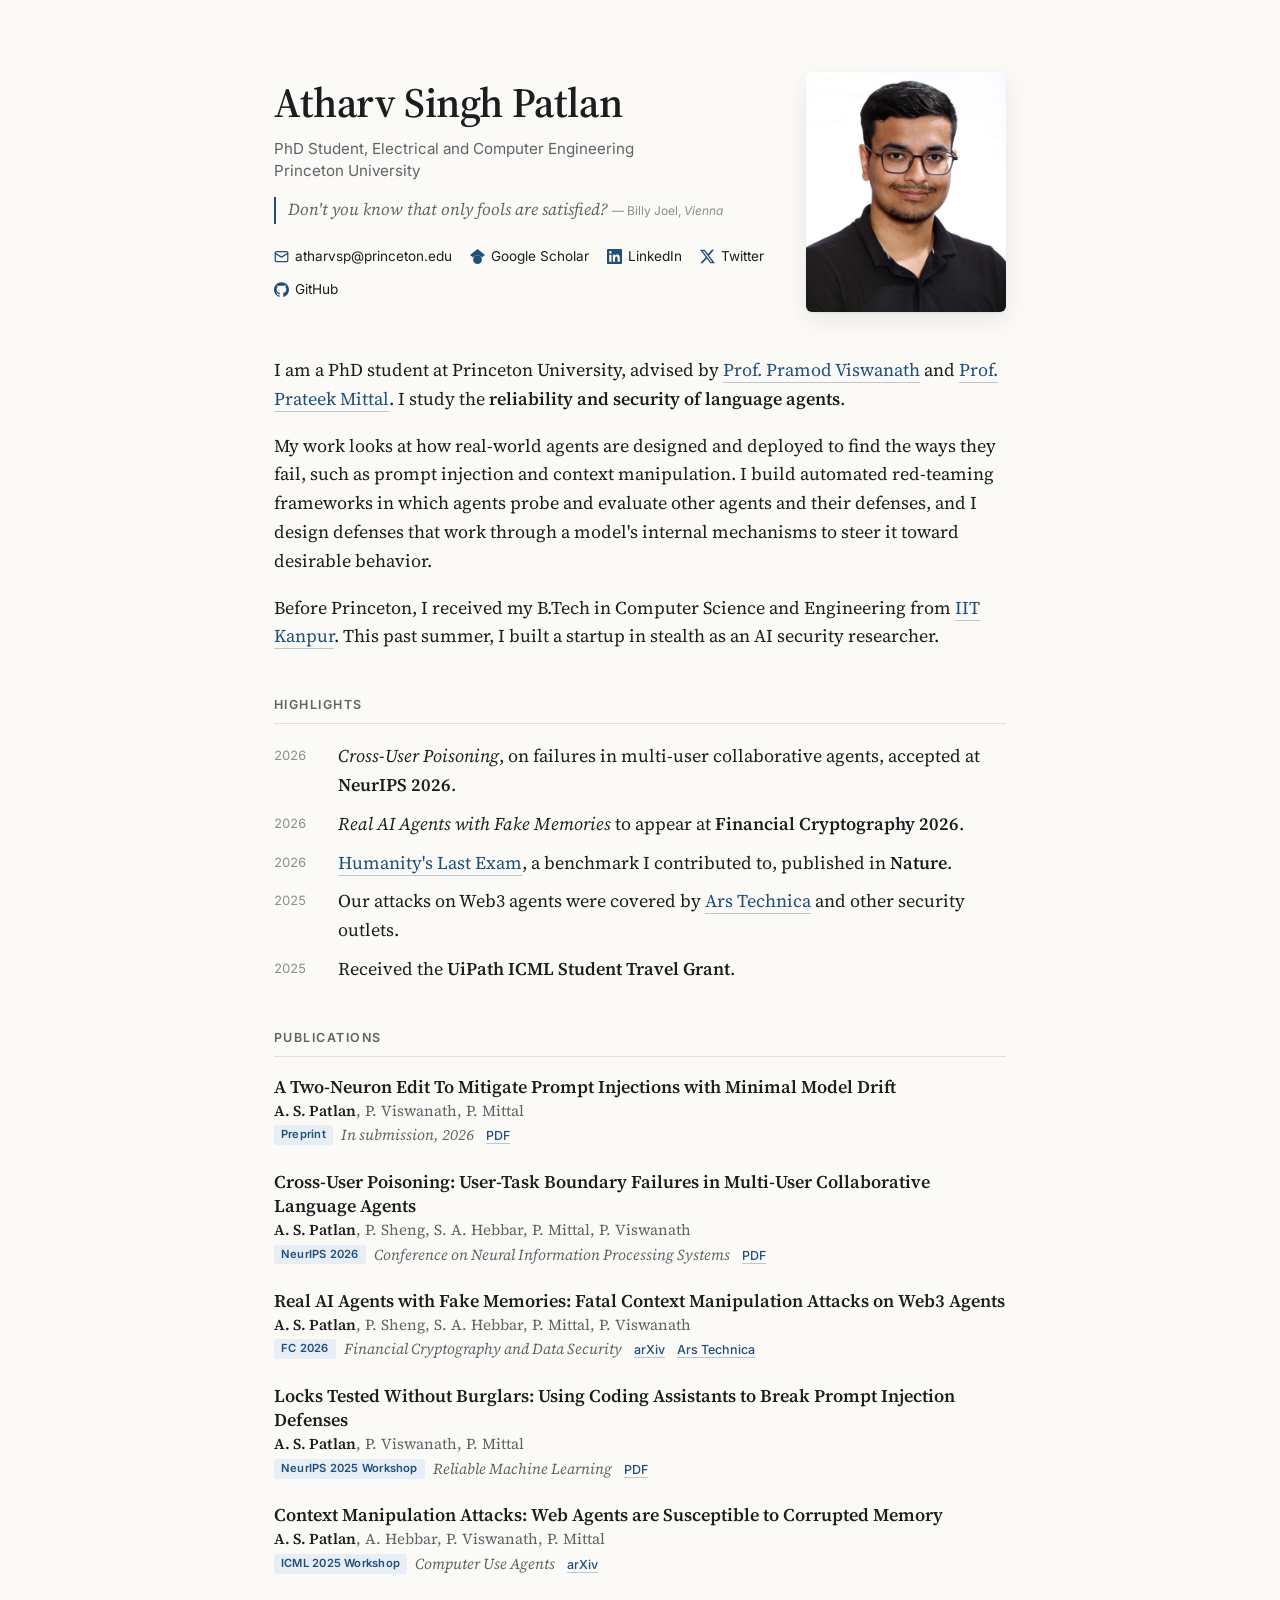
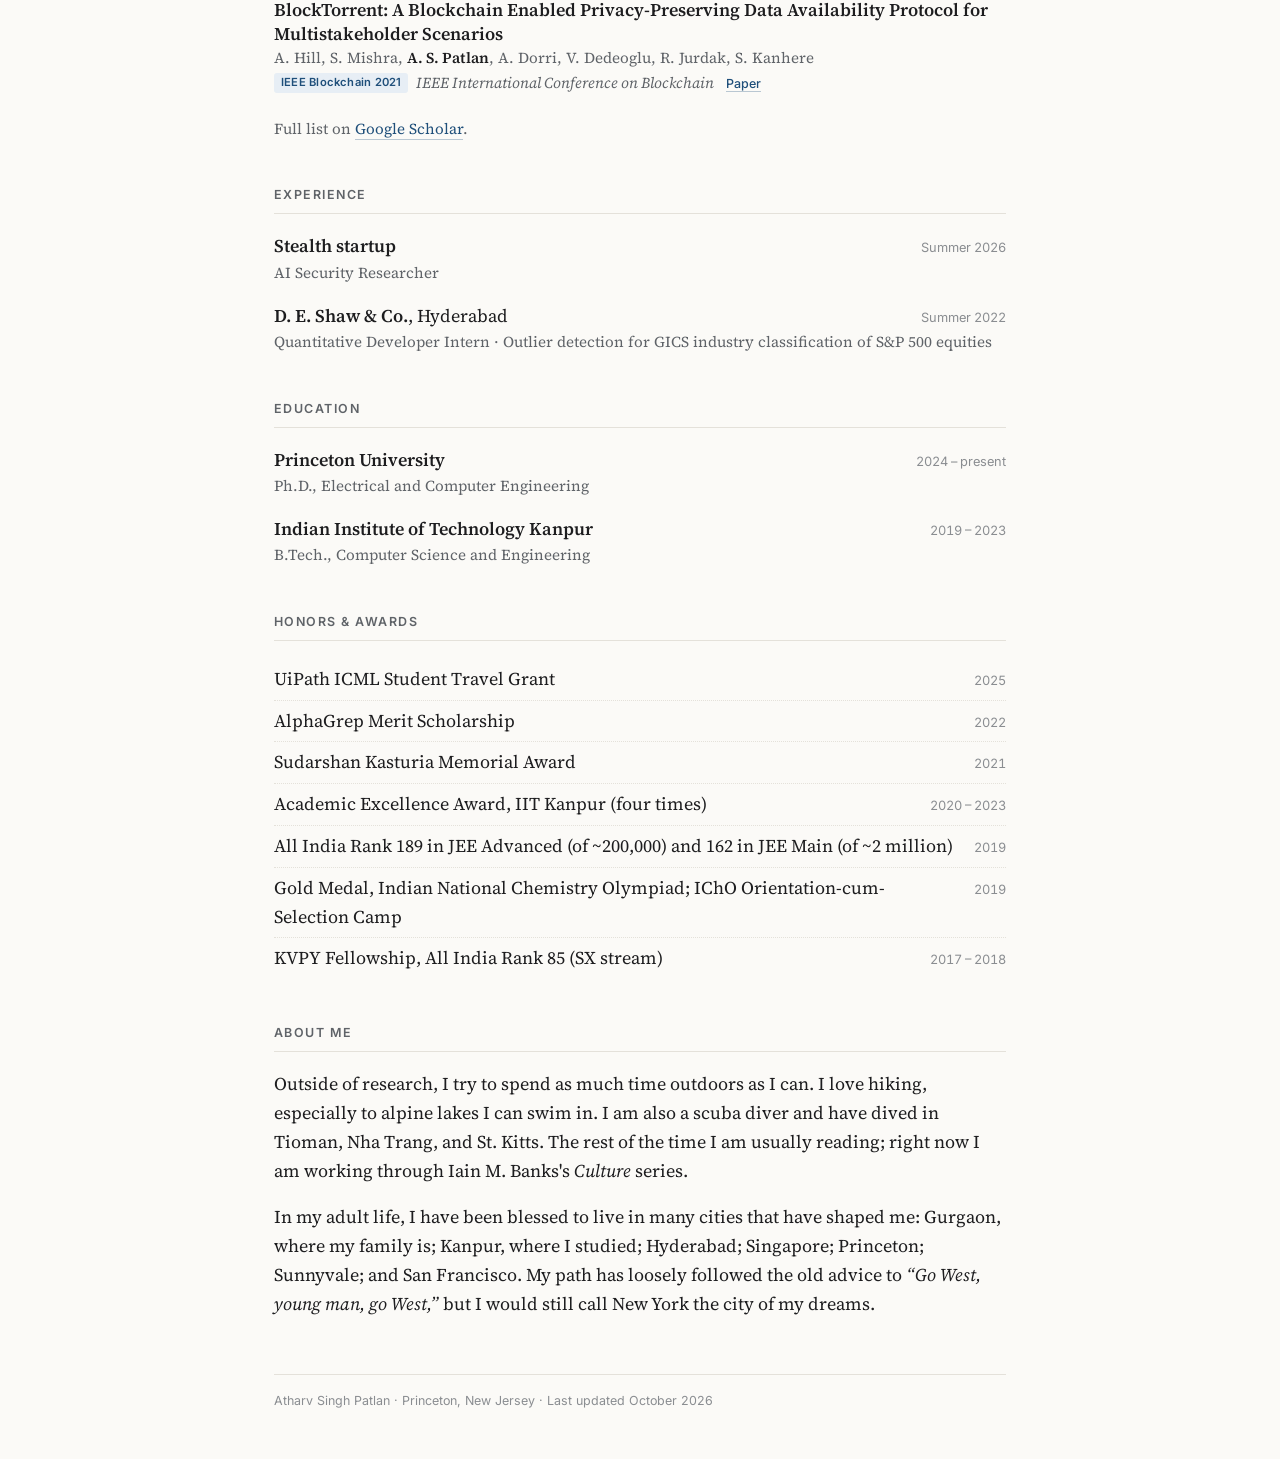
<file: index.html>
<!doctype html>
<html lang="en">
<head>
  <meta charset="utf-8">
  <meta name="viewport" content="width=device-width, initial-scale=1">
  <title>Atharv Singh Patlan</title>
  <meta name="description" content="Atharv Singh Patlan is a PhD student in Electrical and Computer Engineering at Princeton University, working on the reliability and security of language agents.">
  <meta name="author" content="Atharv Singh Patlan">
  <meta property="og:title" content="Atharv Singh Patlan">
  <meta property="og:description" content="PhD student at Princeton working on the reliability and security of language agents.">
  <meta property="og:type" content="profile">
  <meta property="og:url" content="https://athassin.github.io/">
  <meta property="og:image" content="https://athassin.github.io/assets/photo.jpg">
  <meta name="twitter:card" content="summary">
  <link rel="canonical" href="https://athassin.github.io/">
  <link rel="icon" href="assets/favicon.svg" type="image/svg+xml">
  <link rel="preconnect" href="https://fonts.googleapis.com">
  <link rel="preconnect" href="https://fonts.gstatic.com" crossorigin>
  <link href="https://fonts.googleapis.com/css2?family=Source+Serif+4:ital,opsz,wght@0,8..60,400;0,8..60,600;0,8..60,700;1,8..60,400&family=Inter:wght@400;500;600&display=swap" rel="stylesheet">
  <link rel="stylesheet" href="assets/style.css">
</head>
<body>
  <main class="page">

    <header class="intro">
      <div class="intro-text">
        <h1>Atharv Singh Patlan</h1>
        <p class="role">PhD Student, Electrical and Computer Engineering<br>Princeton University</p>
        <p class="motto">Don't you know that only fools are satisfied? <span class="motto-src">&mdash; Billy Joel, <cite>Vienna</cite></span></p>

        <ul class="links" aria-label="Contact and profiles">
          <li><a href="mailto:atharvsp@princeton.edu">
            <svg viewBox="0 0 24 24" aria-hidden="true" fill="none" stroke="currentColor" stroke-width="2" stroke-linecap="round" stroke-linejoin="round"><rect x="2" y="4" width="20" height="16" rx="2"/><path d="m22 7-10 6L2 7"/></svg>
            atharvsp@princeton.edu</a></li>
          <li><a href="https://scholar.google.com/citations?user=o_4zrU0AAAAJ&amp;hl=en">
            <svg viewBox="0 0 24 24" aria-hidden="true"><path d="M5.242 13.769 0 9.5 12 0l12 9.5-5.242 4.269C17.548 11.249 14.978 9.5 12 9.5c-2.977 0-5.548 1.748-6.758 4.269zM12 10a7 7 0 1 0 0 14 7 7 0 0 0 0-14z"/></svg>
            Google Scholar</a></li>
          <li><a href="https://www.linkedin.com/in/atharvsp/">
            <svg viewBox="0 0 24 24" aria-hidden="true"><path d="M20.447 20.452h-3.554v-5.569c0-1.328-.027-3.037-1.852-3.037-1.853 0-2.136 1.445-2.136 2.939v5.667H9.351V9h3.414v1.561h.046c.477-.9 1.637-1.85 3.37-1.85 3.601 0 4.267 2.37 4.267 5.455v6.286zM5.337 7.433a2.062 2.062 0 1 1 0-4.125 2.062 2.062 0 0 1 0 4.125zm1.782 13.019H3.555V9h3.564v11.452zM22.225 0H1.771C.792 0 0 .774 0 1.729v20.542C0 23.227.792 24 1.771 24h20.451C23.2 24 24 23.227 24 22.271V1.729C24 .774 23.2 0 22.222 0h.003z"/></svg>
            LinkedIn</a></li>
          <li><a href="https://x.com/relaxinghpatlan">
            <svg viewBox="0 0 24 24" aria-hidden="true"><path d="M18.901 1.153h3.68l-8.04 9.19L24 22.846h-7.406l-5.8-7.584-6.638 7.584H.474l8.6-9.83L0 1.154h7.594l5.243 6.932ZM17.61 20.644h2.039L6.486 3.24H4.298Z"/></svg>
            Twitter</a></li>
          <li><a href="https://github.com/AthaSSiN">
            <svg viewBox="0 0 24 24" aria-hidden="true"><path d="M12 .297c-6.63 0-12 5.373-12 12 0 5.303 3.438 9.8 8.205 11.385.6.113.82-.258.82-.577 0-.285-.01-1.04-.015-2.04-3.338.724-4.042-1.61-4.042-1.61-.546-1.387-1.333-1.757-1.333-1.757-1.087-.744.084-.729.084-.729 1.205.084 1.838 1.236 1.838 1.236 1.07 1.835 2.809 1.305 3.495.998.108-.776.417-1.305.76-1.605-2.665-.3-5.466-1.332-5.466-5.93 0-1.31.465-2.38 1.235-3.22-.135-.303-.54-1.523.105-3.176 0 0 1.005-.322 3.3 1.23.96-.267 1.98-.399 3-.405 1.02.006 2.04.138 3 .405 2.28-1.552 3.285-1.23 3.285-1.23.645 1.653.24 2.873.12 3.176.765.84 1.23 1.91 1.23 3.22 0 4.61-2.805 5.625-5.475 5.92.42.36.81 1.096.81 2.22 0 1.606-.015 2.896-.015 3.286 0 .315.21.69.825.57C20.565 22.092 24 17.592 24 12.297c0-6.627-5.373-12-12-12"/></svg>
            GitHub</a></li>
        </ul>
      </div>
      <img class="portrait" src="assets/photo.jpg" alt="Portrait of Atharv Singh Patlan" width="500" height="600">
    </header>

    <section class="about" aria-label="About">
      <p>
        I am a PhD student at Princeton University, advised by
        <a href="https://ece.princeton.edu/people/pramod-viswanath">Prof. Pramod Viswanath</a> and
        <a href="https://www.princeton.edu/~pmittal/">Prof. Prateek Mittal</a>.
        I study the <strong>reliability and security of language agents</strong>.
      </p>
      <p>
        My work looks at how real-world agents are designed and deployed to find the ways they fail,
        such as prompt injection and context manipulation. I build automated red-teaming frameworks in
        which agents probe and evaluate other agents and their defenses, and I design defenses that
        work through a model's internal mechanisms to steer it toward desirable behavior.
      </p>
      <p>
        Before Princeton, I received my B.Tech in Computer Science and Engineering from
        <a href="https://www.iitk.ac.in/">IIT Kanpur</a>.
        This past summer, I built a startup in stealth as an AI security researcher.
      </p>
    </section>

    <section aria-labelledby="highlights">
      <h2 id="highlights">Highlights</h2>
      <ul class="news">
        <li><span class="when">2026</span><span><em>Cross-User Poisoning</em>, on failures in multi-user collaborative agents, accepted at <strong>NeurIPS 2026</strong>.</span></li>
        <li><span class="when">2026</span><span><em>Real AI Agents with Fake Memories</em> to appear at <strong>Financial Cryptography 2026</strong>.</span></li>
        <li><span class="when">2026</span><span><a href="https://arxiv.org/abs/2501.14249">Humanity's Last Exam</a>, a benchmark I contributed to, published in <strong>Nature</strong>.</span></li>
        <li><span class="when">2025</span><span>Our attacks on Web3 agents were covered by <a href="https://arstechnica.com/security/2025/05/ai-agents-that-autonomously-trade-cryptocurrency-arent-ready-for-prime-time/">Ars Technica</a> and other security outlets.</span></li>
        <li><span class="when">2025</span><span>Received the <strong>UiPath ICML Student Travel Grant</strong>.</span></li>
      </ul>
    </section>

    <section aria-labelledby="publications">
      <h2 id="publications">Publications</h2>
      <ol class="pubs">
        <li>
          <p class="title">A Two-Neuron Edit To Mitigate Prompt Injections with Minimal Model Drift</p>
          <p class="authors"><span class="me">A. S. Patlan</span>, P. Viswanath, P. Mittal</p>
          <p class="venue"><span class="tag">Preprint</span> <em>In submission, 2026</em>
            <a class="plink" href="https://drive.google.com/file/d/1n4vWRDJ043sYaA31JZl56liIFh0EKPQN/view?usp=sharing">PDF</a></p>
        </li>
        <li>
          <p class="title">Cross-User Poisoning: User-Task Boundary Failures in Multi-User Collaborative Language Agents</p>
          <p class="authors"><span class="me">A. S. Patlan</span>, P. Sheng, S. A. Hebbar, P. Mittal, P. Viswanath</p>
          <p class="venue"><span class="tag">NeurIPS 2026</span> <em>Conference on Neural Information Processing Systems</em>
            <a class="plink" href="https://drive.google.com/file/d/1yJsV3sNurMpudxnwlXT2hvzHBqUDSr_m/view?usp=sharing">PDF</a></p>
        </li>
        <li>
          <p class="title">Real AI Agents with Fake Memories: Fatal Context Manipulation Attacks on Web3 Agents</p>
          <p class="authors"><span class="me">A. S. Patlan</span>, P. Sheng, S. A. Hebbar, P. Mittal, P. Viswanath</p>
          <p class="venue"><span class="tag">FC 2026</span> <em>Financial Cryptography and Data Security</em>
            <a class="plink" href="https://arxiv.org/abs/2503.16248">arXiv</a>
            <a class="plink" href="https://arstechnica.com/security/2025/05/ai-agents-that-autonomously-trade-cryptocurrency-arent-ready-for-prime-time/">Ars Technica</a></p>
        </li>
        <li>
          <p class="title">Locks Tested Without Burglars: Using Coding Assistants to Break Prompt Injection Defenses</p>
          <p class="authors"><span class="me">A. S. Patlan</span>, P. Viswanath, P. Mittal</p>
          <p class="venue"><span class="tag">NeurIPS 2025 Workshop</span> <em>Reliable Machine Learning</em>
            <a class="plink" href="https://openreview.net/pdf?id=ER5Qmhfd5i">PDF</a></p>
        </li>
        <li>
          <p class="title">Context Manipulation Attacks: Web Agents are Susceptible to Corrupted Memory</p>
          <p class="authors"><span class="me">A. S. Patlan</span>, A. Hebbar, P. Viswanath, P. Mittal</p>
          <p class="venue"><span class="tag">ICML 2025 Workshop</span> <em>Computer Use Agents</em>
            <a class="plink" href="https://arxiv.org/abs/2506.17318">arXiv</a></p>
        </li>
        <li>
          <p class="title">BlockTorrent: A Blockchain Enabled Privacy-Preserving Data Availability Protocol for Multistakeholder Scenarios</p>
          <p class="authors">A. Hill, S. Mishra, <span class="me">A. S. Patlan</span>, A. Dorri, V. Dedeoglu, R. Jurdak, S. Kanhere</p>
          <p class="venue"><span class="tag">IEEE Blockchain 2021</span> <em>IEEE International Conference on Blockchain</em>
            <a class="plink" href="https://ieeexplore.ieee.org/document/9680545">Paper</a></p>
        </li>
      </ol>
      <p class="more">Full list on <a href="https://scholar.google.com/citations?user=o_4zrU0AAAAJ&amp;hl=en">Google Scholar</a>.</p>
    </section>

    <section aria-labelledby="experience">
      <h2 id="experience">Experience</h2>
      <ul class="entries">
        <li>
          <div class="entry-head"><span><strong>Stealth startup</strong></span><span class="when">Summer 2026</span></div>
          <div class="entry-sub">AI Security Researcher</div>
        </li>
        <li>
          <div class="entry-head"><span><strong>D. E. Shaw &amp; Co.</strong>, Hyderabad</span><span class="when">Summer 2022</span></div>
          <div class="entry-sub">Quantitative Developer Intern · Outlier detection for GICS industry classification of S&amp;P 500 equities</div>
        </li>
      </ul>
    </section>

    <section aria-labelledby="education">
      <h2 id="education">Education</h2>
      <ul class="entries">
        <li>
          <div class="entry-head"><span><strong>Princeton University</strong></span><span class="when">2024 – present</span></div>
          <div class="entry-sub">Ph.D., Electrical and Computer Engineering</div>
        </li>
        <li>
          <div class="entry-head"><span><strong>Indian Institute of Technology Kanpur</strong></span><span class="when">2019 – 2023</span></div>
          <div class="entry-sub">B.Tech., Computer Science and Engineering</div>
        </li>
      </ul>
    </section>

    <section aria-labelledby="honors">
      <h2 id="honors">Honors &amp; Awards</h2>
      <ul class="honors">
        <li><span>UiPath ICML Student Travel Grant</span><span class="when">2025</span></li>
        <li><span>AlphaGrep Merit Scholarship</span><span class="when">2022</span></li>
        <li><span>Sudarshan Kasturia Memorial Award</span><span class="when">2021</span></li>
        <li><span>Academic Excellence Award, IIT Kanpur (four times)</span><span class="when">2020 – 2023</span></li>
        <li><span>All India Rank 189 in JEE Advanced (of ~200,000) and 162 in JEE Main (of ~2 million)</span><span class="when">2019</span></li>
        <li><span>Gold Medal, Indian National Chemistry Olympiad; IChO Orientation-cum-Selection Camp</span><span class="when">2019</span></li>
        <li><span>KVPY Fellowship, All India Rank 85 (SX stream)</span><span class="when">2017 – 2018</span></li>
      </ul>
    </section>

    <section aria-labelledby="about-me">
      <h2 id="about-me">About Me</h2>
      <p>
        Outside of research, I try to spend as much time outdoors as I can. I love hiking,
        especially to alpine lakes I can swim in. I am also a scuba diver and have dived in
        Tioman, Nha Trang, and St. Kitts. The rest of the time I am usually reading; right now
        I am working through Iain M. Banks's <em>Culture</em> series.
      </p>
      <p>
        In my adult life, I have been blessed to live in many cities that have shaped me:
        Gurgaon, where my family is; Kanpur, where I studied; Hyderabad; Singapore; Princeton;
        Sunnyvale; and San Francisco. My path has loosely followed the old advice to
        <em>&ldquo;Go West, young man, go West,&rdquo;</em> but I would still call New York
        the city of my dreams.
      </p>
    </section>

    <footer>
      <p>Atharv Singh Patlan · Princeton, New Jersey · Last updated October 2026</p>
    </footer>
  </main>
</body>
</html>
</file>
<file: assets/style.css>
:root {
  --bg: #fbfaf7;
  --text: #1d1d1f;
  --muted: #5f6368;
  --faint: #8a8d91;
  --rule: #e4e1da;
  --accent: #1f4f7a;
  --accent-soft: #e7eef5;
  --serif: "Source Serif 4", Georgia, "Times New Roman", serif;
  --sans: "Inter", -apple-system, BlinkMacSystemFont, "Segoe UI", sans-serif;
}

@media (prefers-color-scheme: dark) {
  :root:not([data-theme="light"]) {
    --bg: #141518;
    --text: #e8e6e1;
    --muted: #a5a8ad;
    --faint: #7d8086;
    --rule: #2c2e33;
    --accent: #8db8e0;
    --accent-soft: #1d2a37;
  }
}
:root[data-theme="dark"] {
  --bg: #141518;
  --text: #e8e6e1;
  --muted: #a5a8ad;
  --faint: #7d8086;
  --rule: #2c2e33;
  --accent: #8db8e0;
  --accent-soft: #1d2a37;
}

*, *::before, *::after { box-sizing: border-box; }

html { -webkit-text-size-adjust: 100%; }

body {
  margin: 0;
  background: var(--bg);
  color: var(--text);
  font-family: var(--serif);
  font-size: 18px;
  line-height: 1.6;
  font-optical-sizing: auto;
  -webkit-font-smoothing: antialiased;
}

a {
  color: var(--accent);
  text-decoration: none;
  border-bottom: 1px solid color-mix(in srgb, var(--accent) 30%, transparent);
  transition: border-color .15s ease;
}
a:hover { border-bottom-color: var(--accent); }

.page {
  max-width: 780px;
  margin: 0 auto;
  padding: 72px 24px 48px;
}

/* Intro */
.intro {
  display: grid;
  grid-template-columns: 1fr 200px;
  gap: 40px;
  align-items: center;
  margin-bottom: 36px;
}
h1 {
  font-size: 2.6rem;
  font-weight: 600;
  line-height: 1.1;
  letter-spacing: -0.01em;
  margin: 0 0 12px;
}
.role {
  font-family: var(--sans);
  font-size: 0.95rem;
  color: var(--muted);
  line-height: 1.5;
  margin: 0 0 22px;
}
.motto {
  font-style: italic;
  font-size: 1.05rem;
  color: var(--muted);
  margin: -8px 0 22px;
  padding-left: 12px;
  border-left: 2px solid var(--accent);
}
.motto-src {
  font-style: normal;
  font-family: var(--sans);
  font-size: 0.75rem;
  color: var(--faint);
  white-space: nowrap;
}
.motto-src cite { font-style: italic; }
.portrait {
  width: 200px;
  height: 240px;
  object-fit: cover;
  border-radius: 6px;
  box-shadow: 0 1px 2px rgba(0,0,0,.06), 0 8px 24px rgba(0,0,0,.08);
}

.links {
  list-style: none;
  padding: 0;
  margin: 0;
  display: flex;
  flex-wrap: wrap;
  gap: 8px 18px;
  font-family: var(--sans);
  font-size: 0.85rem;
}
.links a {
  display: inline-flex;
  align-items: center;
  gap: 6px;
  border-bottom: none;
  color: var(--text);
}
.links a:hover { color: var(--accent); }
.links svg {
  width: 15px;
  height: 15px;
  fill: currentColor;
  color: var(--accent);
  flex-shrink: 0;
}
.links svg[fill="none"] { fill: none; }

/* About */
.about p { margin: 0 0 1em; }
.about strong { font-weight: 600; }

/* Sections */
section { margin-top: 44px; }
h2 {
  font-family: var(--sans);
  font-size: 0.78rem;
  font-weight: 600;
  letter-spacing: 0.12em;
  text-transform: uppercase;
  color: var(--muted);
  margin: 0 0 18px;
  padding-bottom: 8px;
  border-bottom: 1px solid var(--rule);
}

.when {
  font-family: var(--sans);
  font-size: 0.8rem;
  color: var(--faint);
  white-space: nowrap;
  font-variant-numeric: tabular-nums;
}

/* Highlights */
.news { list-style: none; padding: 0; margin: 0; }
.news li {
  display: grid;
  grid-template-columns: 52px 1fr;
  gap: 12px;
  margin-bottom: 10px;
}
.news .when { padding-top: 4px; }
.news strong { font-weight: 600; }

/* Publications */
.pubs { list-style: none; padding: 0; margin: 0; }
.pubs li { margin-bottom: 22px; }
.pubs p { margin: 0; }
.pubs .title { font-weight: 600; line-height: 1.35; }
.pubs .authors { color: var(--muted); font-size: 0.95rem; }
.pubs .me { color: var(--text); font-weight: 600; }
.pubs .venue { font-size: 0.95rem; color: var(--muted); }
.tag {
  display: inline-block;
  font-family: var(--sans);
  font-size: 0.7rem;
  font-weight: 600;
  letter-spacing: 0.02em;
  color: var(--accent);
  background: var(--accent-soft);
  padding: 1px 7px;
  border-radius: 3px;
  margin-right: 4px;
  vertical-align: 2px;
}
.plink {
  font-family: var(--sans);
  font-size: 0.78rem;
  font-weight: 500;
  margin-left: 8px;
}
.more { font-size: 0.95rem; color: var(--muted); margin: 4px 0 0; }

/* Experience / education */
.entries { list-style: none; padding: 0; margin: 0; }
.entries li { margin-bottom: 16px; }
.entry-head {
  display: flex;
  justify-content: space-between;
  align-items: baseline;
  gap: 16px;
}
.entry-head strong { font-weight: 600; }
.entry-sub { color: var(--muted); font-size: 0.95rem; }

/* Honors */
.honors { list-style: none; padding: 0; margin: 0; }
.honors li {
  display: flex;
  justify-content: space-between;
  align-items: baseline;
  gap: 16px;
  padding: 6px 0;
  border-bottom: 1px dotted var(--rule);
}
.honors li:last-child { border-bottom: none; }

footer {
  margin-top: 56px;
  padding-top: 16px;
  border-top: 1px solid var(--rule);
  font-family: var(--sans);
  font-size: 0.78rem;
  color: var(--faint);
}
footer p { margin: 0; }

@media (max-width: 640px) {
  body { font-size: 17px; }
  .page { padding: 40px 16px 32px; }
  .intro {
    grid-template-columns: 1fr;
    gap: 24px;
  }
  .portrait {
    order: -1;
    width: 132px;
    height: 158px;
  }
  h1 { font-size: 2.1rem; }
  .entry-head, .honors li { flex-direction: column; gap: 0; }
}
</file>
